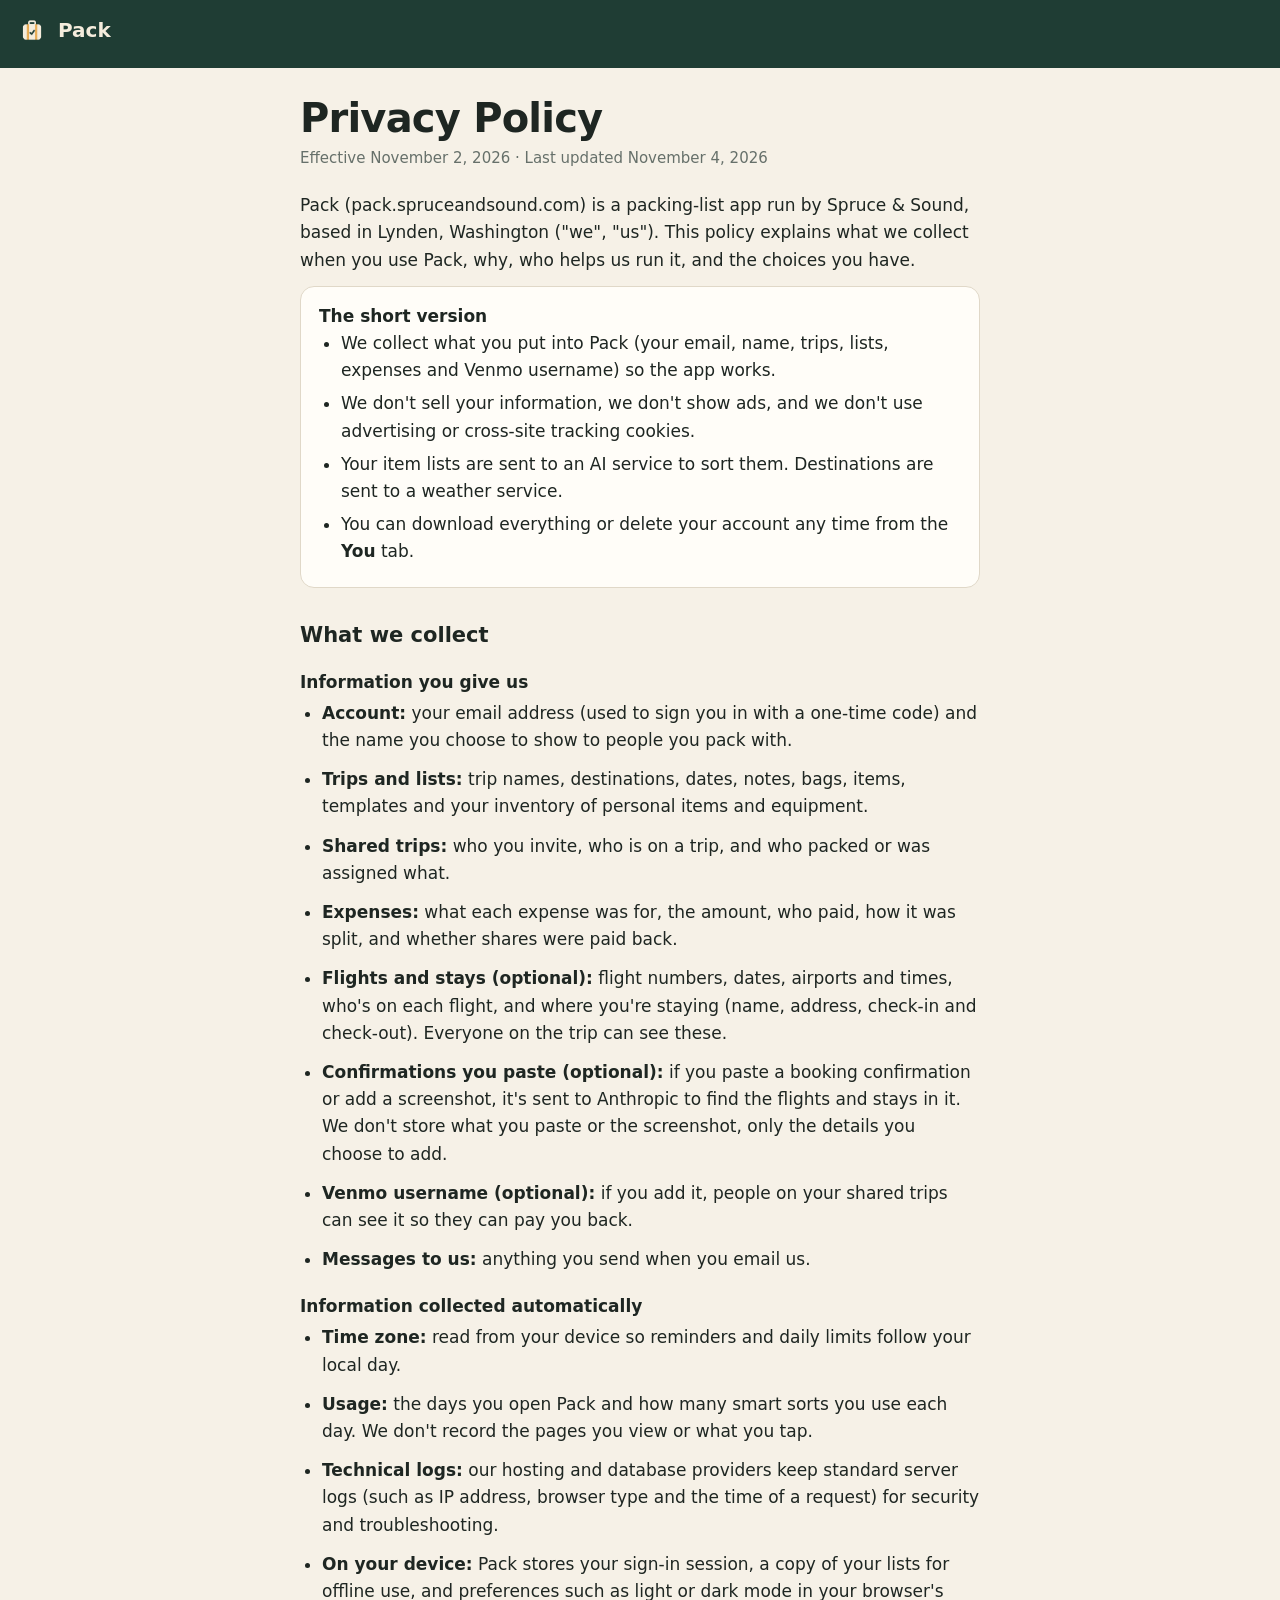
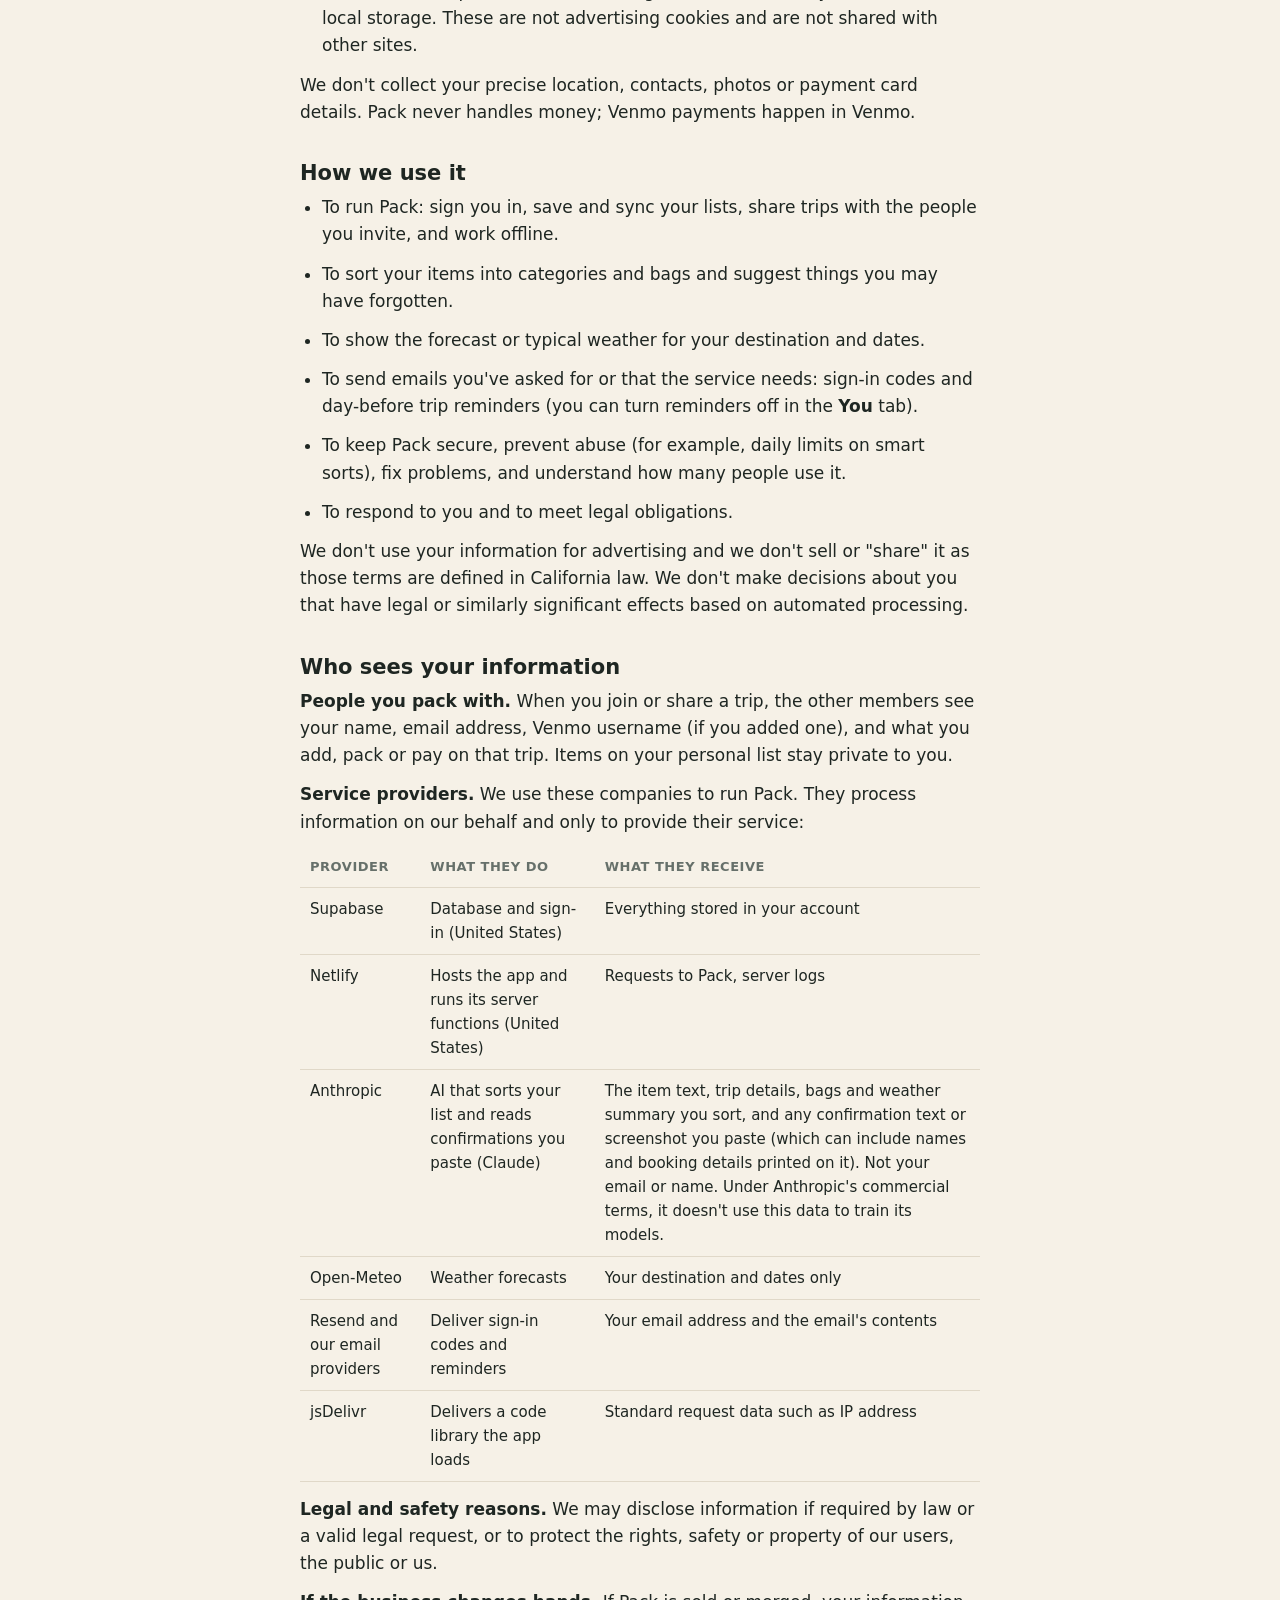
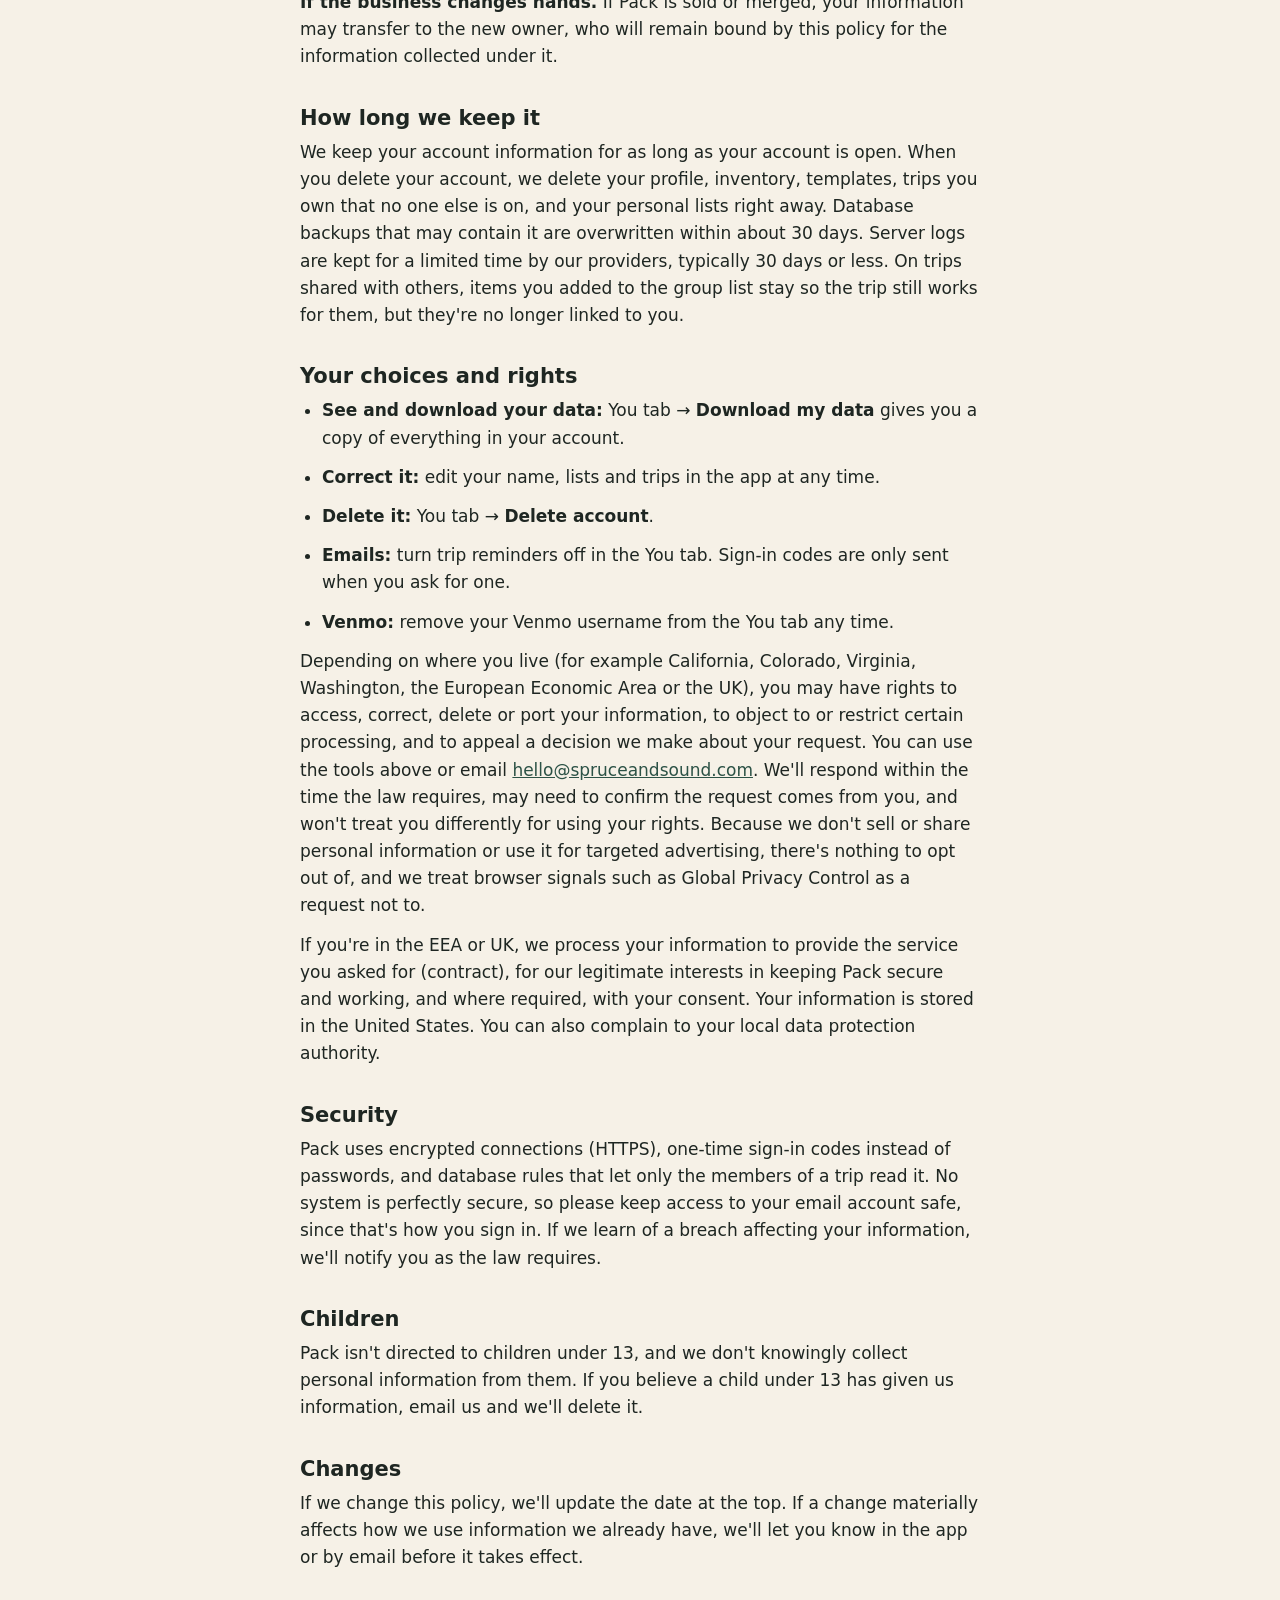
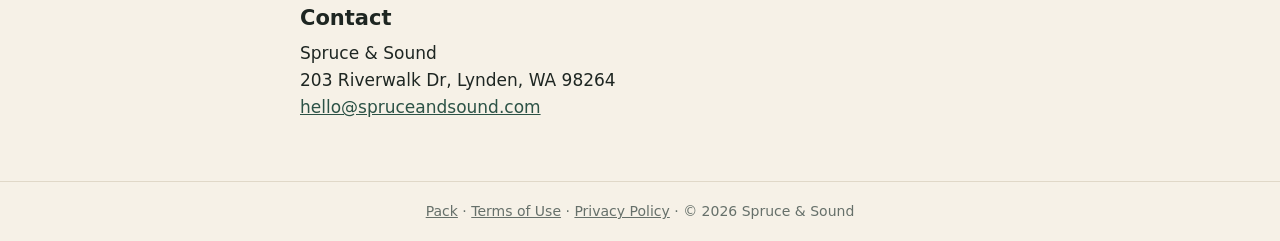
<file: privacy.html>
<!doctype html>
<html lang="en">
<head>
<meta charset="utf-8">
<meta name="viewport" content="width=device-width, initial-scale=1, viewport-fit=cover">
<meta name="color-scheme" content="light dark">
<title>Privacy Policy · Pack</title>
<meta name="description" content="What Pack collects, why, who helps run it, and how to see or delete your data.">
<meta name="theme-color" content="#1F3D34">
<link rel="icon" href="/favicon.png" type="image/png">
<link rel="apple-touch-icon" href="/apple-touch-icon.png">
<script src="/theme.js"></script>
<link rel="stylesheet" href="/legal.css">
</head>
<body>
<header><a href="/"><img src="/apple-touch-icon.png" alt="">Pack</a></header>
<main>
<h1>Privacy Policy</h1>
<p class="meta">Effective November 2, 2026 · Last updated November 4, 2026</p>

<p>Pack (pack.spruceandsound.com) is a packing-list app run by Spruce &amp; Sound, based in Lynden, Washington ("we", "us"). This policy explains what we collect when you use Pack, why, who helps us run it, and the choices you have.</p>

<div class="summary"><strong>The short version</strong>
<ul>
  <li>We collect what you put into Pack (your email, name, trips, lists, expenses and Venmo username) so the app works.</li>
  <li>We don't sell your information, we don't show ads, and we don't use advertising or cross-site tracking cookies.</li>
  <li>Your item lists are sent to an AI service to sort them. Destinations are sent to a weather service.</li>
  <li>You can download everything or delete your account any time from the <strong>You</strong> tab.</li>
</ul></div>

<h2>What we collect</h2>
<h3>Information you give us</h3>
<ul>
  <li><strong>Account:</strong> your email address (used to sign you in with a one-time code) and the name you choose to show to people you pack with.</li>
  <li><strong>Trips and lists:</strong> trip names, destinations, dates, notes, bags, items, templates and your inventory of personal items and equipment.</li>
  <li><strong>Shared trips:</strong> who you invite, who is on a trip, and who packed or was assigned what.</li>
  <li><strong>Expenses:</strong> what each expense was for, the amount, who paid, how it was split, and whether shares were paid back.</li>
  <li><strong>Flights and stays (optional):</strong> flight numbers, dates, airports and times, who's on each flight, and where you're staying (name, address, check-in and check-out). Everyone on the trip can see these.</li>
  <li><strong>Confirmations you paste (optional):</strong> if you paste a booking confirmation or add a screenshot, it's sent to Anthropic to find the flights and stays in it. We don't store what you paste or the screenshot, only the details you choose to add.</li>
  <li><strong>Venmo username (optional):</strong> if you add it, people on your shared trips can see it so they can pay you back.</li>
  <li><strong>Messages to us:</strong> anything you send when you email us.</li>
</ul>
<h3>Information collected automatically</h3>
<ul>
  <li><strong>Time zone:</strong> read from your device so reminders and daily limits follow your local day.</li>
  <li><strong>Usage:</strong> the days you open Pack and how many smart sorts you use each day. We don't record the pages you view or what you tap.</li>
  <li><strong>Technical logs:</strong> our hosting and database providers keep standard server logs (such as IP address, browser type and the time of a request) for security and troubleshooting.</li>
  <li><strong>On your device:</strong> Pack stores your sign-in session, a copy of your lists for offline use, and preferences such as light or dark mode in your browser's local storage. These are not advertising cookies and are not shared with other sites.</li>
</ul>
<p>We don't collect your precise location, contacts, photos or payment card details. Pack never handles money; Venmo payments happen in Venmo.</p>

<h2>How we use it</h2>
<ul>
  <li>To run Pack: sign you in, save and sync your lists, share trips with the people you invite, and work offline.</li>
  <li>To sort your items into categories and bags and suggest things you may have forgotten.</li>
  <li>To show the forecast or typical weather for your destination and dates.</li>
  <li>To send emails you've asked for or that the service needs: sign-in codes and day-before trip reminders (you can turn reminders off in the <strong>You</strong> tab).</li>
  <li>To keep Pack secure, prevent abuse (for example, daily limits on smart sorts), fix problems, and understand how many people use it.</li>
  <li>To respond to you and to meet legal obligations.</li>
</ul>
<p>We don't use your information for advertising and we don't sell or "share" it as those terms are defined in California law. We don't make decisions about you that have legal or similarly significant effects based on automated processing.</p>

<h2>Who sees your information</h2>
<p><strong>People you pack with.</strong> When you join or share a trip, the other members see your name, email address, Venmo username (if you added one), and what you add, pack or pay on that trip. Items on your personal list stay private to you.</p>
<p><strong>Service providers.</strong> We use these companies to run Pack. They process information on our behalf and only to provide their service:</p>
<table>
<thead><tr><th>Provider</th><th>What they do</th><th>What they receive</th></tr></thead>
<tbody>
<tr><td>Supabase</td><td>Database and sign-in (United States)</td><td>Everything stored in your account</td></tr>
<tr><td>Netlify</td><td>Hosts the app and runs its server functions (United States)</td><td>Requests to Pack, server logs</td></tr>
<tr><td>Anthropic</td><td>AI that sorts your list and reads confirmations you paste (Claude)</td><td>The item text, trip details, bags and weather summary you sort, and any confirmation text or screenshot you paste (which can include names and booking details printed on it). Not your email or name. Under Anthropic's commercial terms, it doesn't use this data to train its models.</td></tr>
<tr><td>Open-Meteo</td><td>Weather forecasts</td><td>Your destination and dates only</td></tr>
<tr><td>Resend and our email providers</td><td>Deliver sign-in codes and reminders</td><td>Your email address and the email's contents</td></tr>
<tr><td>jsDelivr</td><td>Delivers a code library the app loads</td><td>Standard request data such as IP address</td></tr>
</tbody></table>
<p><strong>Legal and safety reasons.</strong> We may disclose information if required by law or a valid legal request, or to protect the rights, safety or property of our users, the public or us.</p>
<p><strong>If the business changes hands.</strong> If Pack is sold or merged, your information may transfer to the new owner, who will remain bound by this policy for the information collected under it.</p>

<h2>How long we keep it</h2>
<p>We keep your account information for as long as your account is open. When you delete your account, we delete your profile, inventory, templates, trips you own that no one else is on, and your personal lists right away. Database backups that may contain it are overwritten within about 30 days. Server logs are kept for a limited time by our providers, typically 30 days or less. On trips shared with others, items you added to the group list stay so the trip still works for them, but they're no longer linked to you.</p>

<h2>Your choices and rights</h2>
<ul>
  <li><strong>See and download your data:</strong> You tab → <strong>Download my data</strong> gives you a copy of everything in your account.</li>
  <li><strong>Correct it:</strong> edit your name, lists and trips in the app at any time.</li>
  <li><strong>Delete it:</strong> You tab → <strong>Delete account</strong>.</li>
  <li><strong>Emails:</strong> turn trip reminders off in the You tab. Sign-in codes are only sent when you ask for one.</li>
  <li><strong>Venmo:</strong> remove your Venmo username from the You tab any time.</li>
</ul>
<p>Depending on where you live (for example California, Colorado, Virginia, Washington, the European Economic Area or the UK), you may have rights to access, correct, delete or port your information, to object to or restrict certain processing, and to appeal a decision we make about your request. You can use the tools above or email <a href="mailto:hello@spruceandsound.com">hello@spruceandsound.com</a>. We'll respond within the time the law requires, may need to confirm the request comes from you, and won't treat you differently for using your rights. Because we don't sell or share personal information or use it for targeted advertising, there's nothing to opt out of, and we treat browser signals such as Global Privacy Control as a request not to.</p>
<p>If you're in the EEA or UK, we process your information to provide the service you asked for (contract), for our legitimate interests in keeping Pack secure and working, and where required, with your consent. Your information is stored in the United States. You can also complain to your local data protection authority.</p>

<h2>Security</h2>
<p>Pack uses encrypted connections (HTTPS), one-time sign-in codes instead of passwords, and database rules that let only the members of a trip read it. No system is perfectly secure, so please keep access to your email account safe, since that's how you sign in. If we learn of a breach affecting your information, we'll notify you as the law requires.</p>

<h2>Children</h2>
<p>Pack isn't directed to children under 13, and we don't knowingly collect personal information from them. If you believe a child under 13 has given us information, email us and we'll delete it.</p>

<h2>Changes</h2>
<p>If we change this policy, we'll update the date at the top. If a change materially affects how we use information we already have, we'll let you know in the app or by email before it takes effect.</p>

<h2>Contact</h2>
<p>Spruce &amp; Sound<br>203 Riverwalk Dr, Lynden, WA 98264<br><a href="mailto:hello@spruceandsound.com">hello@spruceandsound.com</a></p>
</main>
<footer><a href="/">Pack</a> · <a href="/terms">Terms of Use</a> · <a href="/privacy">Privacy Policy</a> · © 2026 Spruce &amp; Sound</footer>
</body>
</html>
</file>
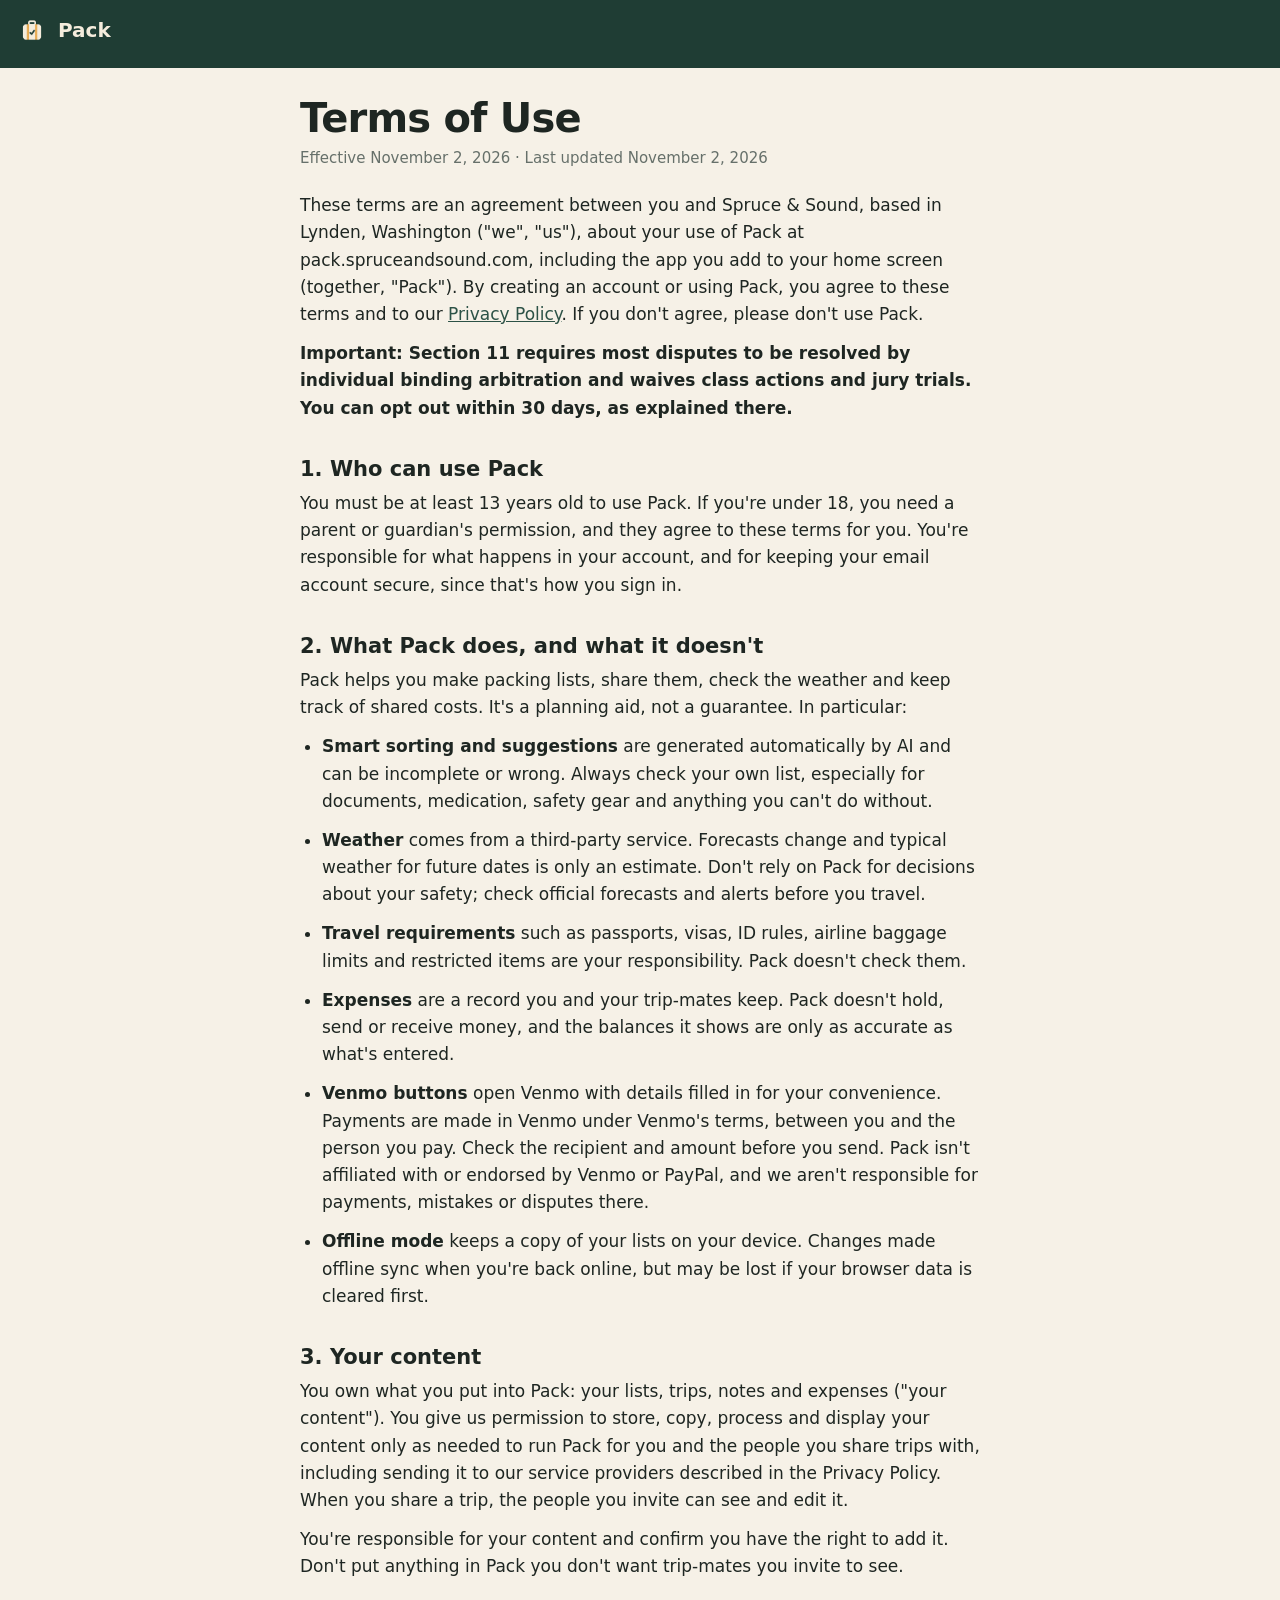
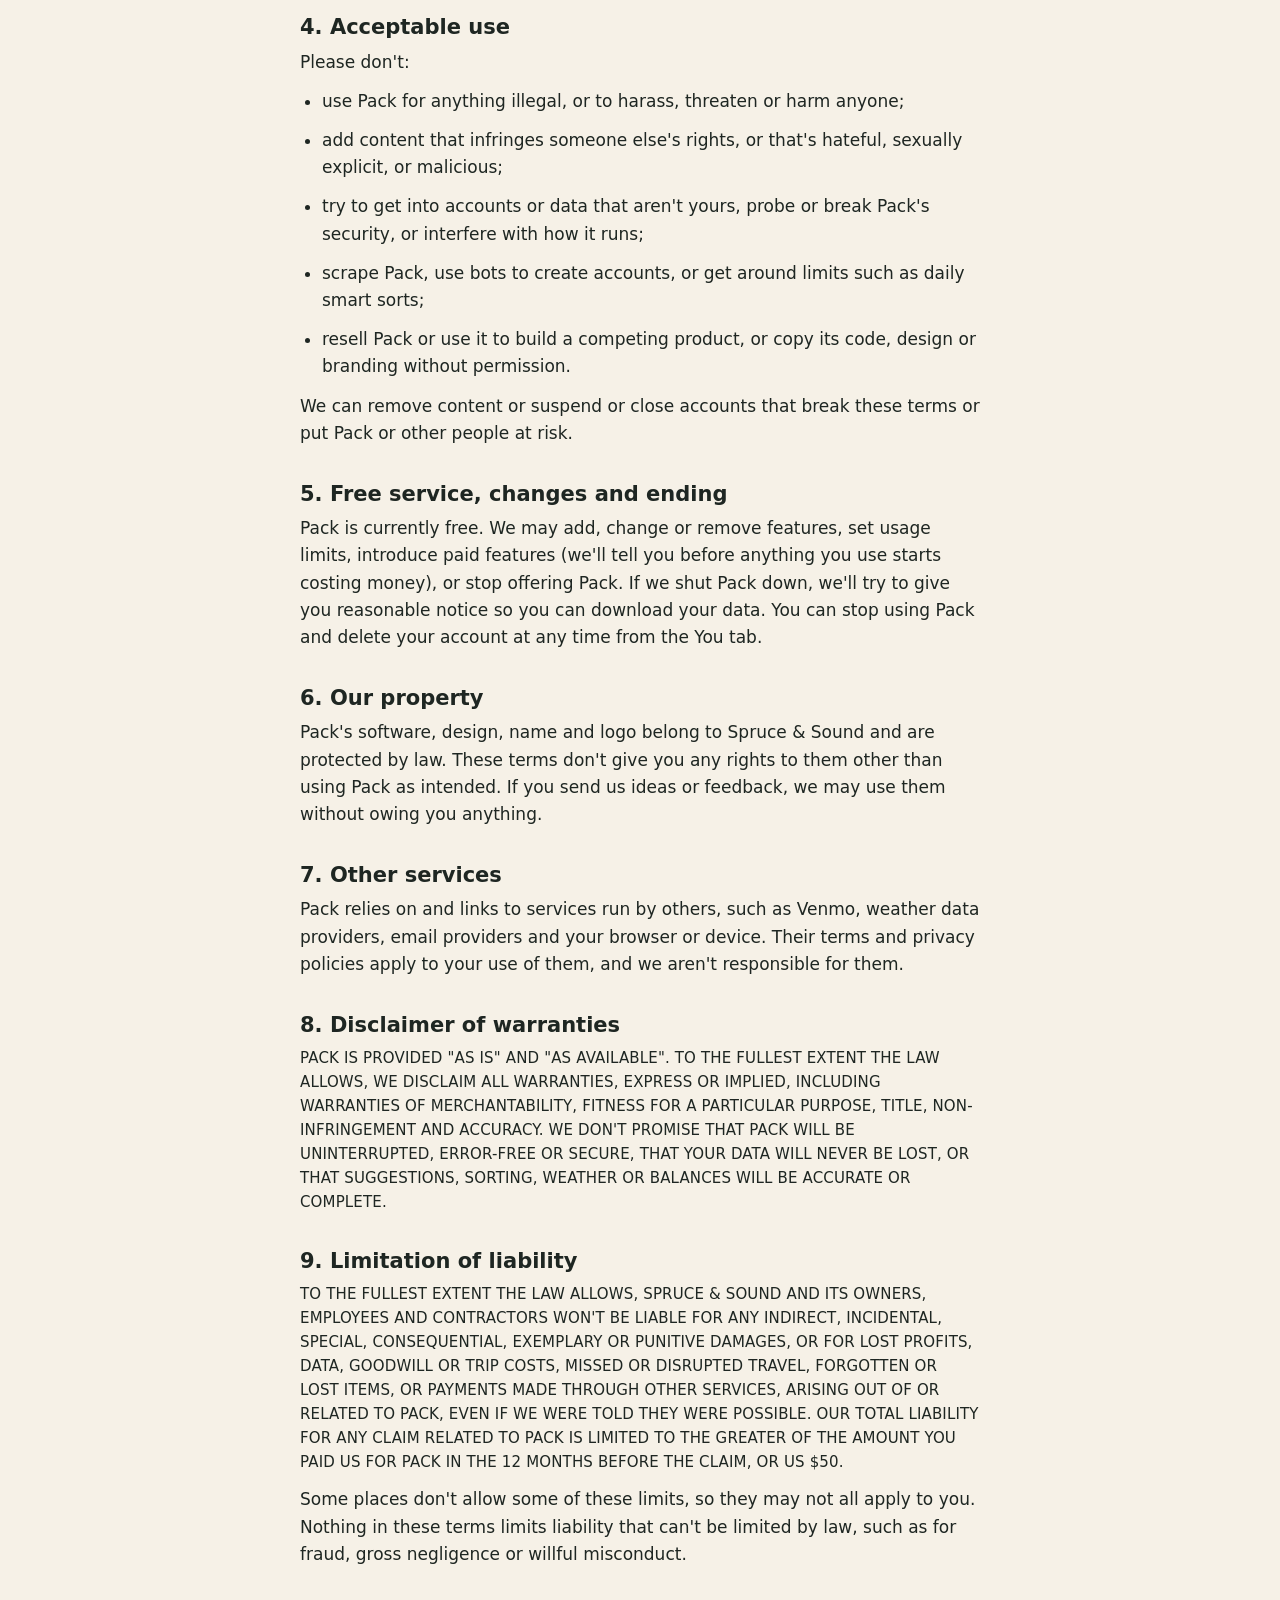
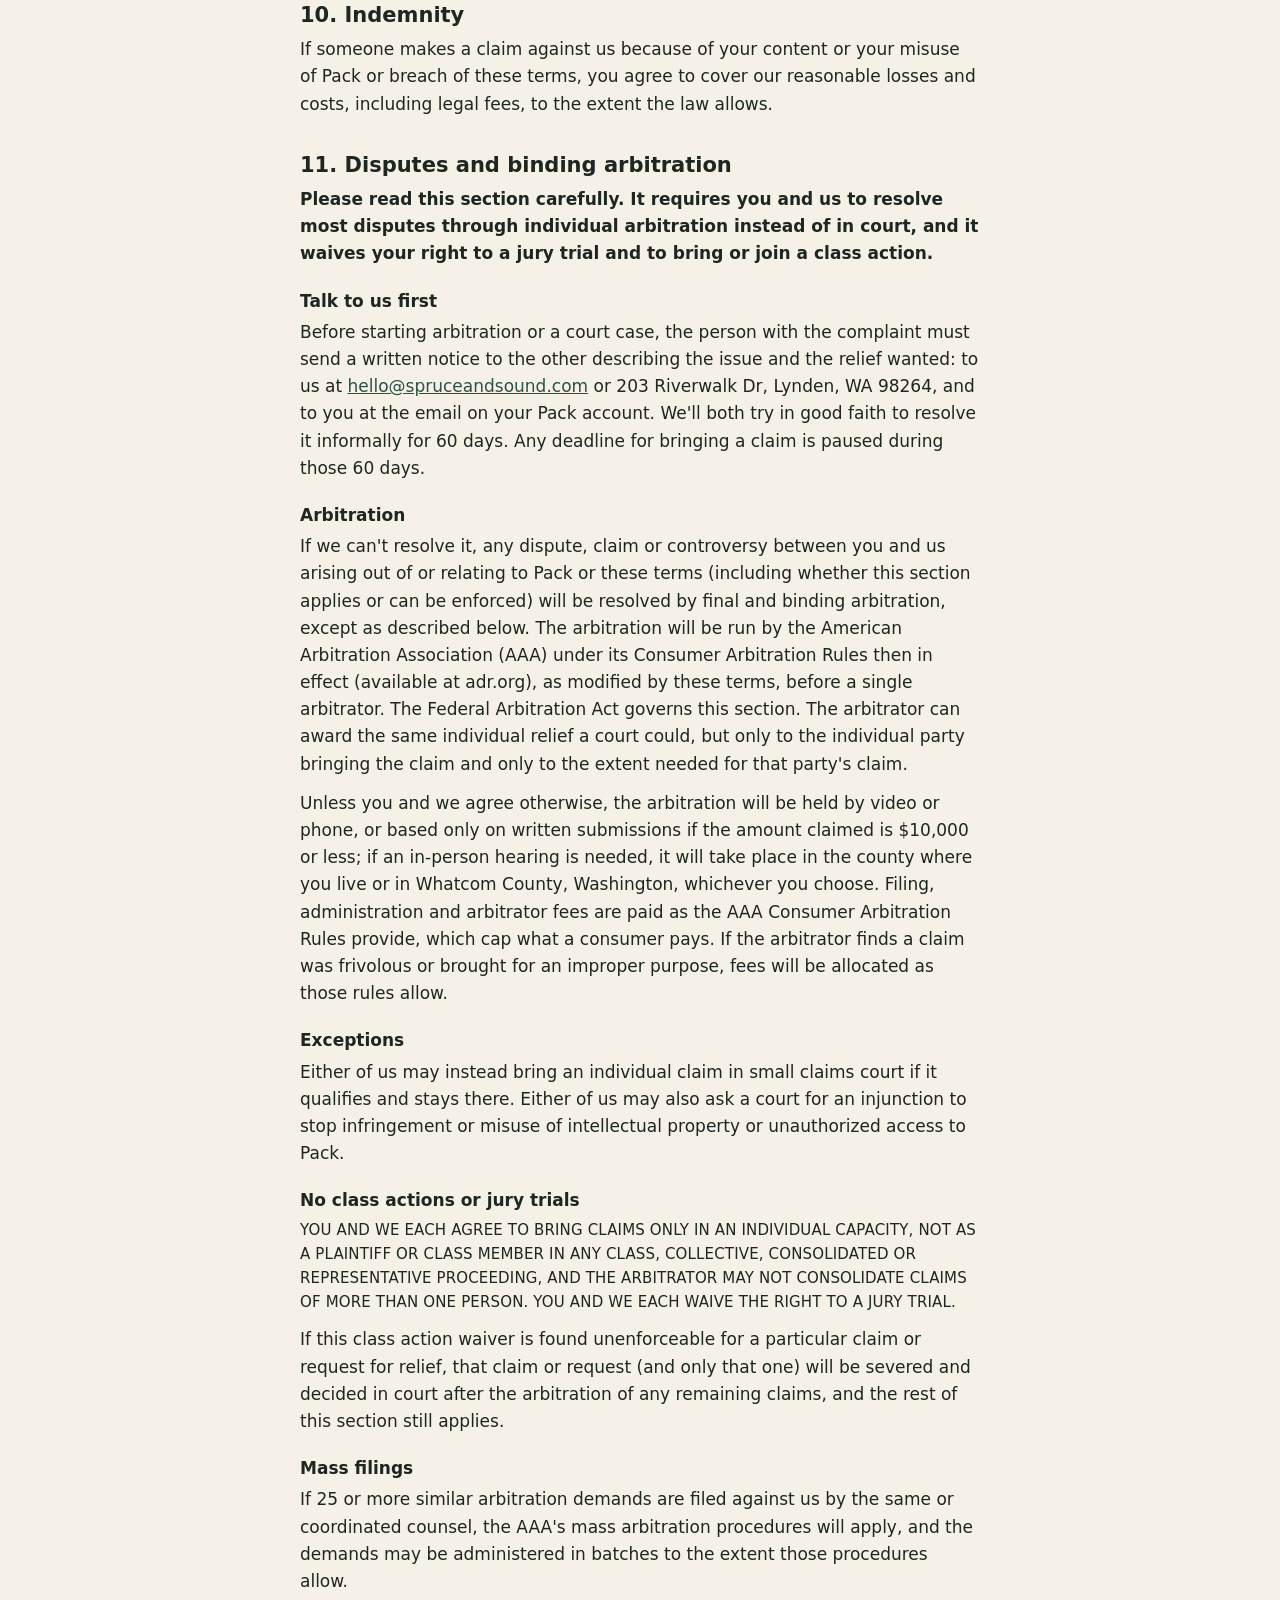
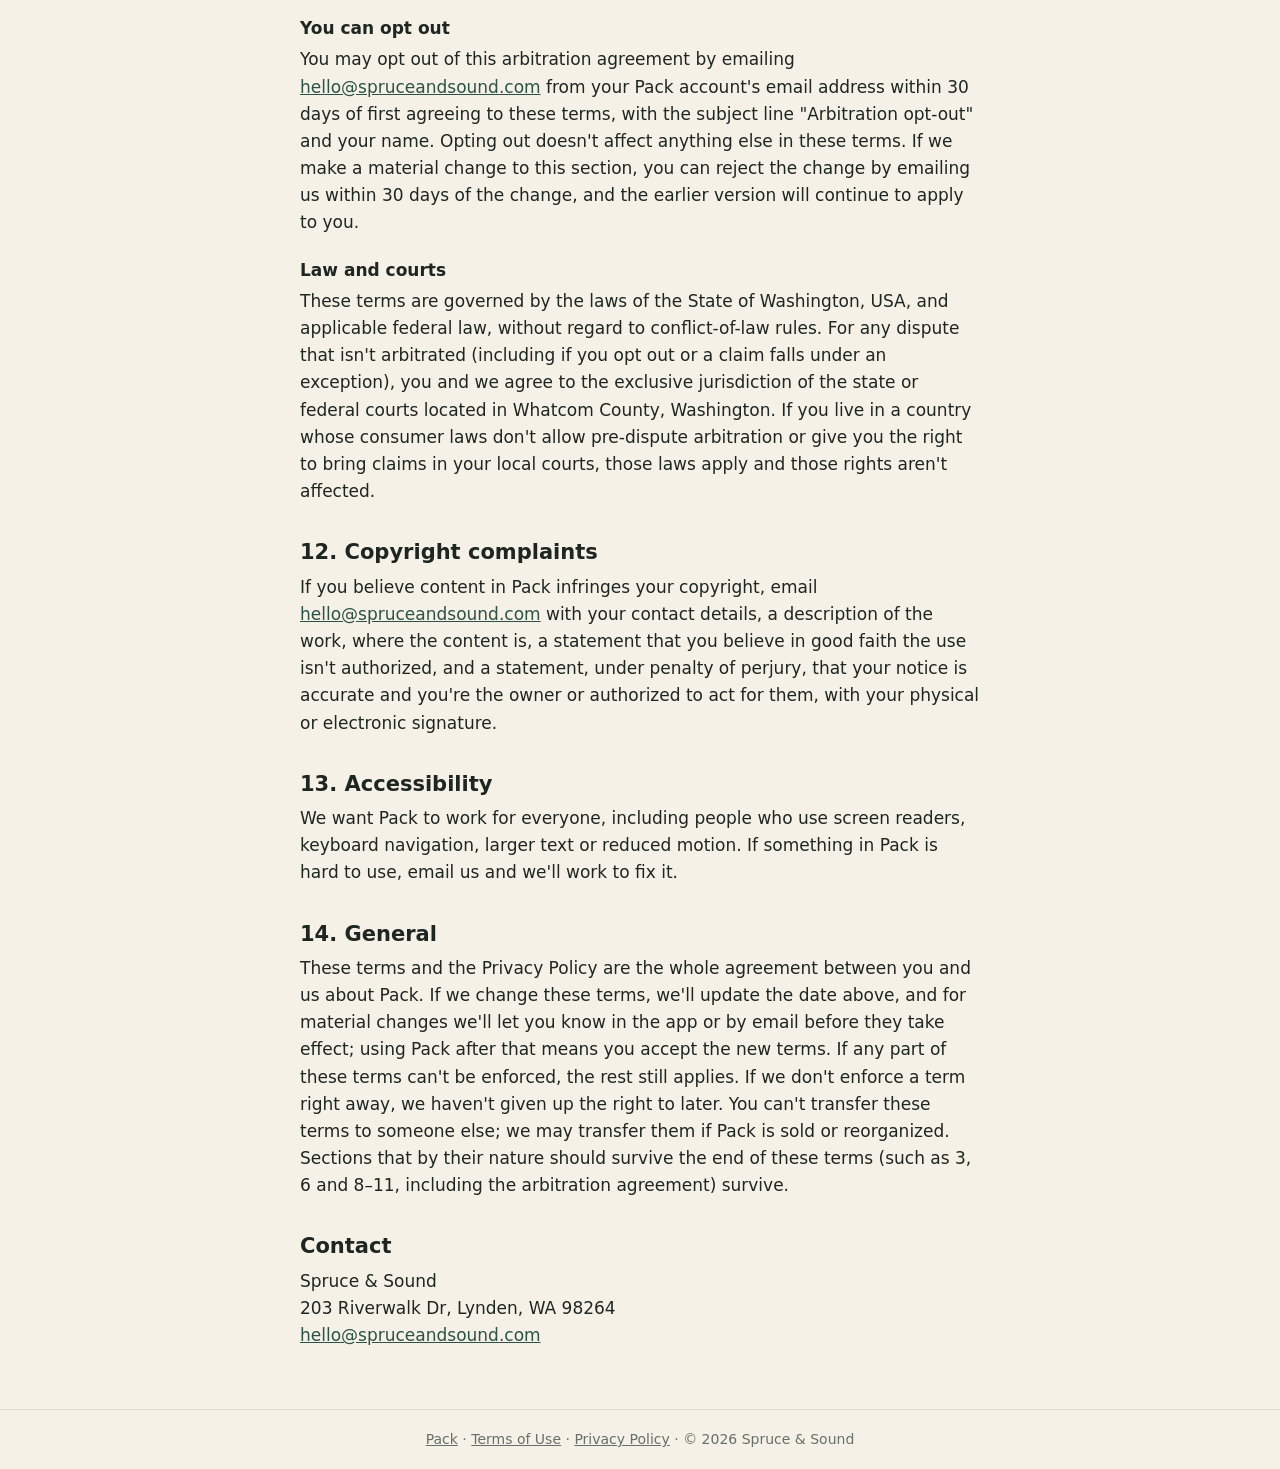
<file: terms.html>
<!doctype html>
<html lang="en">
<head>
<meta charset="utf-8">
<meta name="viewport" content="width=device-width, initial-scale=1, viewport-fit=cover">
<meta name="color-scheme" content="light dark">
<title>Terms of Use · Pack</title>
<meta name="description" content="The terms for using Pack, the packing-list app from Spruce & Sound.">
<meta name="theme-color" content="#1F3D34">
<link rel="icon" href="/favicon.png" type="image/png">
<link rel="apple-touch-icon" href="/apple-touch-icon.png">
<script src="/theme.js"></script>
<link rel="stylesheet" href="/legal.css">
</head>
<body>
<header><a href="/"><img src="/apple-touch-icon.png" alt="">Pack</a></header>
<main>
<h1>Terms of Use</h1>
<p class="meta">Effective November 2, 2026 · Last updated November 2, 2026</p>

<p>These terms are an agreement between you and Spruce &amp; Sound, based in Lynden, Washington ("we", "us"), about your use of Pack at pack.spruceandsound.com, including the app you add to your home screen (together, "Pack"). By creating an account or using Pack, you agree to these terms and to our <a href="/privacy">Privacy Policy</a>. If you don't agree, please don't use Pack.</p>
<p><strong>Important: Section 11 requires most disputes to be resolved by individual binding arbitration and waives class actions and jury trials. You can opt out within 30 days, as explained there.</strong></p>

<h2>1. Who can use Pack</h2>
<p>You must be at least 13 years old to use Pack. If you're under 18, you need a parent or guardian's permission, and they agree to these terms for you. You're responsible for what happens in your account, and for keeping your email account secure, since that's how you sign in.</p>

<h2>2. What Pack does, and what it doesn't</h2>
<p>Pack helps you make packing lists, share them, check the weather and keep track of shared costs. It's a planning aid, not a guarantee. In particular:</p>
<ul>
  <li><strong>Smart sorting and suggestions</strong> are generated automatically by AI and can be incomplete or wrong. Always check your own list, especially for documents, medication, safety gear and anything you can't do without.</li>
  <li><strong>Weather</strong> comes from a third-party service. Forecasts change and typical weather for future dates is only an estimate. Don't rely on Pack for decisions about your safety; check official forecasts and alerts before you travel.</li>
  <li><strong>Travel requirements</strong> such as passports, visas, ID rules, airline baggage limits and restricted items are your responsibility. Pack doesn't check them.</li>
  <li><strong>Expenses</strong> are a record you and your trip-mates keep. Pack doesn't hold, send or receive money, and the balances it shows are only as accurate as what's entered.</li>
  <li><strong>Venmo buttons</strong> open Venmo with details filled in for your convenience. Payments are made in Venmo under Venmo's terms, between you and the person you pay. Check the recipient and amount before you send. Pack isn't affiliated with or endorsed by Venmo or PayPal, and we aren't responsible for payments, mistakes or disputes there.</li>
  <li><strong>Offline mode</strong> keeps a copy of your lists on your device. Changes made offline sync when you're back online, but may be lost if your browser data is cleared first.</li>
</ul>

<h2>3. Your content</h2>
<p>You own what you put into Pack: your lists, trips, notes and expenses ("your content"). You give us permission to store, copy, process and display your content only as needed to run Pack for you and the people you share trips with, including sending it to our service providers described in the Privacy Policy. When you share a trip, the people you invite can see and edit it.</p>
<p>You're responsible for your content and confirm you have the right to add it. Don't put anything in Pack you don't want trip-mates you invite to see.</p>

<h2>4. Acceptable use</h2>
<p>Please don't:</p>
<ul>
  <li>use Pack for anything illegal, or to harass, threaten or harm anyone;</li>
  <li>add content that infringes someone else's rights, or that's hateful, sexually explicit, or malicious;</li>
  <li>try to get into accounts or data that aren't yours, probe or break Pack's security, or interfere with how it runs;</li>
  <li>scrape Pack, use bots to create accounts, or get around limits such as daily smart sorts;</li>
  <li>resell Pack or use it to build a competing product, or copy its code, design or branding without permission.</li>
</ul>
<p>We can remove content or suspend or close accounts that break these terms or put Pack or other people at risk.</p>

<h2>5. Free service, changes and ending</h2>
<p>Pack is currently free. We may add, change or remove features, set usage limits, introduce paid features (we'll tell you before anything you use starts costing money), or stop offering Pack. If we shut Pack down, we'll try to give you reasonable notice so you can download your data. You can stop using Pack and delete your account at any time from the You tab.</p>

<h2>6. Our property</h2>
<p>Pack's software, design, name and logo belong to Spruce &amp; Sound and are protected by law. These terms don't give you any rights to them other than using Pack as intended. If you send us ideas or feedback, we may use them without owing you anything.</p>

<h2>7. Other services</h2>
<p>Pack relies on and links to services run by others, such as Venmo, weather data providers, email providers and your browser or device. Their terms and privacy policies apply to your use of them, and we aren't responsible for them.</p>

<h2>8. Disclaimer of warranties</h2>
<p class="caps">Pack is provided "as is" and "as available". To the fullest extent the law allows, we disclaim all warranties, express or implied, including warranties of merchantability, fitness for a particular purpose, title, non-infringement and accuracy. We don't promise that Pack will be uninterrupted, error-free or secure, that your data will never be lost, or that suggestions, sorting, weather or balances will be accurate or complete.</p>

<h2>9. Limitation of liability</h2>
<p class="caps">To the fullest extent the law allows, Spruce &amp; Sound and its owners, employees and contractors won't be liable for any indirect, incidental, special, consequential, exemplary or punitive damages, or for lost profits, data, goodwill or trip costs, missed or disrupted travel, forgotten or lost items, or payments made through other services, arising out of or related to Pack, even if we were told they were possible. Our total liability for any claim related to Pack is limited to the greater of the amount you paid us for Pack in the 12 months before the claim, or US $50.</p>
<p>Some places don't allow some of these limits, so they may not all apply to you. Nothing in these terms limits liability that can't be limited by law, such as for fraud, gross negligence or willful misconduct.</p>

<h2>10. Indemnity</h2>
<p>If someone makes a claim against us because of your content or your misuse of Pack or breach of these terms, you agree to cover our reasonable losses and costs, including legal fees, to the extent the law allows.</p>

<h2>11. Disputes and binding arbitration</h2>
<p><strong>Please read this section carefully. It requires you and us to resolve most disputes through individual arbitration instead of in court, and it waives your right to a jury trial and to bring or join a class action.</strong></p>
<h3>Talk to us first</h3>
<p>Before starting arbitration or a court case, the person with the complaint must send a written notice to the other describing the issue and the relief wanted: to us at <a href="mailto:hello@spruceandsound.com">hello@spruceandsound.com</a> or 203 Riverwalk Dr, Lynden, WA 98264, and to you at the email on your Pack account. We'll both try in good faith to resolve it informally for 60 days. Any deadline for bringing a claim is paused during those 60 days.</p>
<h3>Arbitration</h3>
<p>If we can't resolve it, any dispute, claim or controversy between you and us arising out of or relating to Pack or these terms (including whether this section applies or can be enforced) will be resolved by final and binding arbitration, except as described below. The arbitration will be run by the American Arbitration Association (AAA) under its Consumer Arbitration Rules then in effect (available at adr.org), as modified by these terms, before a single arbitrator. The Federal Arbitration Act governs this section. The arbitrator can award the same individual relief a court could, but only to the individual party bringing the claim and only to the extent needed for that party's claim.</p>
<p>Unless you and we agree otherwise, the arbitration will be held by video or phone, or based only on written submissions if the amount claimed is $10,000 or less; if an in-person hearing is needed, it will take place in the county where you live or in Whatcom County, Washington, whichever you choose. Filing, administration and arbitrator fees are paid as the AAA Consumer Arbitration Rules provide, which cap what a consumer pays. If the arbitrator finds a claim was frivolous or brought for an improper purpose, fees will be allocated as those rules allow.</p>
<h3>Exceptions</h3>
<p>Either of us may instead bring an individual claim in small claims court if it qualifies and stays there. Either of us may also ask a court for an injunction to stop infringement or misuse of intellectual property or unauthorized access to Pack.</p>
<h3>No class actions or jury trials</h3>
<p class="caps">You and we each agree to bring claims only in an individual capacity, not as a plaintiff or class member in any class, collective, consolidated or representative proceeding, and the arbitrator may not consolidate claims of more than one person. You and we each waive the right to a jury trial.</p>
<p>If this class action waiver is found unenforceable for a particular claim or request for relief, that claim or request (and only that one) will be severed and decided in court after the arbitration of any remaining claims, and the rest of this section still applies.</p>
<h3>Mass filings</h3>
<p>If 25 or more similar arbitration demands are filed against us by the same or coordinated counsel, the AAA's mass arbitration procedures will apply, and the demands may be administered in batches to the extent those procedures allow.</p>
<h3>You can opt out</h3>
<p>You may opt out of this arbitration agreement by emailing <a href="mailto:hello@spruceandsound.com">hello@spruceandsound.com</a> from your Pack account's email address within 30 days of first agreeing to these terms, with the subject line "Arbitration opt-out" and your name. Opting out doesn't affect anything else in these terms. If we make a material change to this section, you can reject the change by emailing us within 30 days of the change, and the earlier version will continue to apply to you.</p>
<h3>Law and courts</h3>
<p>These terms are governed by the laws of the State of Washington, USA, and applicable federal law, without regard to conflict-of-law rules. For any dispute that isn't arbitrated (including if you opt out or a claim falls under an exception), you and we agree to the exclusive jurisdiction of the state or federal courts located in Whatcom County, Washington. If you live in a country whose consumer laws don't allow pre-dispute arbitration or give you the right to bring claims in your local courts, those laws apply and those rights aren't affected.</p>

<h2>12. Copyright complaints</h2>
<p>If you believe content in Pack infringes your copyright, email <a href="mailto:hello@spruceandsound.com">hello@spruceandsound.com</a> with your contact details, a description of the work, where the content is, a statement that you believe in good faith the use isn't authorized, and a statement, under penalty of perjury, that your notice is accurate and you're the owner or authorized to act for them, with your physical or electronic signature.</p>

<h2>13. Accessibility</h2>
<p>We want Pack to work for everyone, including people who use screen readers, keyboard navigation, larger text or reduced motion. If something in Pack is hard to use, email us and we'll work to fix it.</p>

<h2>14. General</h2>
<p>These terms and the Privacy Policy are the whole agreement between you and us about Pack. If we change these terms, we'll update the date above, and for material changes we'll let you know in the app or by email before they take effect; using Pack after that means you accept the new terms. If any part of these terms can't be enforced, the rest still applies. If we don't enforce a term right away, we haven't given up the right to later. You can't transfer these terms to someone else; we may transfer them if Pack is sold or reorganized. Sections that by their nature should survive the end of these terms (such as 3, 6 and 8–11, including the arbitration agreement) survive.</p>

<h2>Contact</h2>
<p>Spruce &amp; Sound<br>203 Riverwalk Dr, Lynden, WA 98264<br><a href="mailto:hello@spruceandsound.com">hello@spruceandsound.com</a></p>
</main>
<footer><a href="/">Pack</a> · <a href="/terms">Terms of Use</a> · <a href="/privacy">Privacy Policy</a> · © 2026 Spruce &amp; Sound</footer>
</body>
</html>
</file>
<file: legal.css>
/* Shared look for Pack's standalone pages: privacy, terms, error. Follows the saved light/dark choice (theme.js). */
:root{color-scheme:light dark;--pine:#1F3D34;--pine-2:#2C5246;--on-pine:#F4ECDC;--on-pine-muted:#B9C7BE;--bg:#F6F1E7;--card:#FFFDF8;--ink:#1E2622;--muted:#66706A;--line:#E0D8C8;--amber:#E8A84C;--link:#2C5246}
@media (prefers-color-scheme:light){:root:not([data-theme="dark"]){color-scheme:light}}
@media (prefers-color-scheme:dark){:root:not([data-theme="light"]){color-scheme:dark;--bg:#121815;--card:#1A221E;--ink:#ECE8DE;--muted:#A2ACA5;--line:#2D3833;--link:#E8A84C}}
:root[data-theme="light"]{color-scheme:only light}
:root[data-theme="dark"]{color-scheme:dark;--bg:#121815;--card:#1A221E;--ink:#ECE8DE;--muted:#A2ACA5;--line:#2D3833;--link:#E8A84C}
*{box-sizing:border-box}
html,body{margin:0;min-height:100%;background:var(--bg);color:var(--ink)}
body{font:400 17px/1.6 -apple-system,BlinkMacSystemFont,"SF Pro Text",system-ui,"Segoe UI",sans-serif;-webkit-font-smoothing:antialiased;min-height:100vh;display:flex;flex-direction:column}
header{background:var(--pine);color:var(--on-pine);padding:calc(env(safe-area-inset-top,0px) + 14px) 16px 14px}
header a{display:inline-flex;align-items:center;gap:10px;color:inherit;text-decoration:none;font:700 20px/1 ui-rounded,-apple-system,system-ui,sans-serif}
header img{width:32px;height:32px;border-radius:8px}
main{flex:1;width:100%;max-width:720px;margin:0 auto;padding:28px 20px 48px}
h1{font:800 clamp(30px,7vw,40px)/1.1 ui-rounded,-apple-system,system-ui,sans-serif;letter-spacing:-.02em;margin:0 0 6px}
h2{font:750 21px/1.25 ui-rounded,-apple-system,system-ui,sans-serif;margin:34px 0 8px}
h3{font-size:17px;margin:20px 0 4px}
p,li{margin:0 0 12px}
ul{padding-left:22px;margin:0 0 12px}
a{color:var(--link)}
.meta{color:var(--muted);font-size:15px;margin-bottom:22px}
.summary{background:var(--card);border:1px solid var(--line);border-radius:14px;padding:16px 18px;margin:0 0 8px}
.summary ul{margin:0}
.summary li{margin:0 0 6px}
table{width:100%;border-collapse:collapse;margin:6px 0 14px;font-size:15px}
th,td{text-align:left;vertical-align:top;padding:9px 10px;border-bottom:1px solid var(--line)}
th{font-weight:700;color:var(--muted);font-size:13px;text-transform:uppercase;letter-spacing:.04em}
.caps{text-transform:uppercase;font-size:15px;letter-spacing:.01em}
footer{border-top:1px solid var(--line);color:var(--muted);font-size:14px;padding:18px 20px calc(env(safe-area-inset-bottom,0px) + 18px);text-align:center}
footer a{color:inherit}
@media (max-width:520px){table,thead,tbody,tr,th,td{display:block}thead{display:none}td{border:0;padding:2px 0}tr{border-bottom:1px solid var(--line);padding:10px 0}td:first-child{font-weight:700}}
</file>
